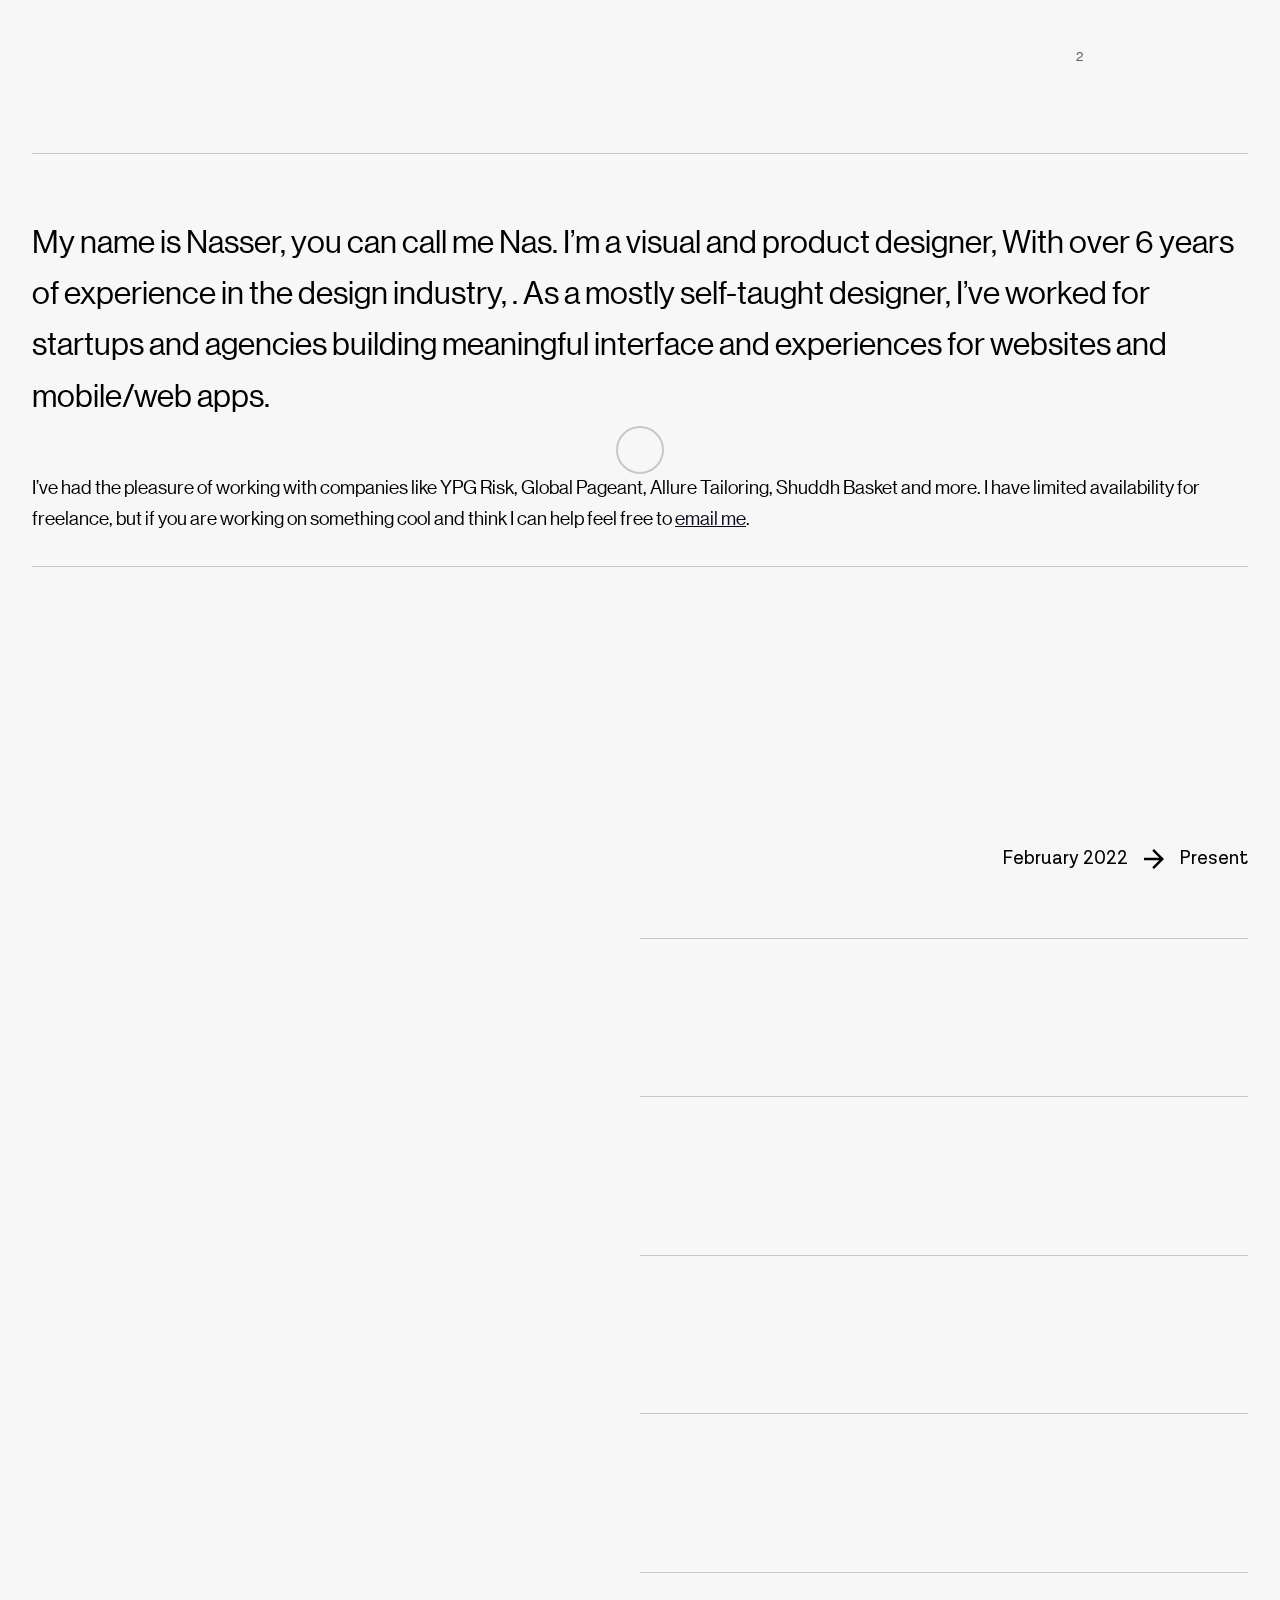
<file: nascresent.com/about/index.html>
<!DOCTYPE html>
<html>
<meta http-equiv="content-type" content="text/html;charset=utf-8" />
<head>
  <meta charset="utf-8">
  <title>Nas Cresent | About</title>
  <link rel="stylesheet" href="../assets/css/styles.css">
  <link rel="stylesheet" href="../assets/css/locomotive-scroll.css">
  <meta name="viewport" content="width=device-width, initial-scale=1">
  <script src="../../cdnjs.cloudflare.com/ajax/libs/animejs/2.0.2/anime.min.js"></script>
  <link rel="shortcut icon" href="../assets/favicon/favicon.ico" />
  <link rel="apple-touch-icon" href="../assets/favicon/apple-touch-icon.png" />
  <meta property="og:title" content="Nas Cresent | About" />
  <meta property="og:description" content="I’m Nas Cresent , a UIUX / visual designer based in kerala." />
  <meta property="og:url" content="nascresent.com" />
  <meta property="og:image" content="/assets/img/social-share.jpg" />
  <meta name="twitter:title" content="Nas Cresent | About">
  <meta name="twitter:description" content=" I’m Nas Cresent , a UIUX / visual designer based in kerala.">
  <meta name="twitter:image" content="/assets/img/social-share.jpg">
  <meta name="twitter:card" content="summary_large_image">
</head>
  <body>
    <div id="cursor" class="mobile-hide"></div>
    <div class="wrapper" data-scroll-container>
      <div class="loading-screen">
  <div class="loader"></div>
</div>
<script>
  window.onload = () => {
    document.querySelector('.loading-screen').classList.toggle('animated');
  }
</script>
<div class="section slimmer no-border flex between center" data-scroll-section>
  <div class="grid column-25 mobile-100 center grow">
    <div class="site-title">
      <a class="secondary" href="../../index.html">
        
          <p class="m-0 text-animate" id="nav-h1" data-scroll data-scroll-call="text-animate+nav-h1">Nas Cresent</p>
        
      </a>
    </div>
    
  </div>
  <button class="mobile-menu mobile-only animate__fadeIn" id="mobile-menu-btn" data-scroll data-scroll-call="animate-in+mobile-menu-btn">Menu</button>
  <div class="nav_links">
    <div class="flex between mobile-only">
      <a href="../index.html" class="secondary">
        <p>Nas Cresent</p>
      </a>
      <button class="mobile-menu">Close</button>
    </div>
    <ul class="links">
      <li class="link">
        <a href="../projects/index.html" class="secondary ">
          <span class="text-animate" id="link-projects" data-scroll data-scroll-call="text-animate+link-projects">Projects</span> <span class="num muted mono animate__fadeIn" id="project-count" data-scroll data-scroll-call="animate-in+project-count">2</span></p>
        </a>
      </li>
      
        <li class="link">
          
          <a href="index.html" class="secondary active">
            <p class="text-animate" id="link-About" data-scroll data-scroll-call="text-animate+link-About">About</p>
          </a>
        </li>
      
        <li class="link">
          
          <a href="../contact/index.html" class="secondary">
            <p class="text-animate" id="link-Contact" data-scroll data-scroll-call="text-animate+link-Contact">Contact</p>
          </a>
        </li>
      
    </ul>
    <p class="role bottom white mobile-only">
      Designer
      <span class="dash"></span>
    </p>
  </div>
</div>

      <h1 class="visually-hidden">About</h1>

<div class="section slimmer no-border grid column-auto mobile-row" data-scroll-section>
  
  <div class="pt-4 border-top flex vertical between mobile-row-1">
    <div class="content">
      <p class="small muted mono mb-4 letter-animate" id="about-001" data-scroll data-scroll-call="text-animate+about-001">0-1</p>
      <p class="large animate__fadeIn" id="about-body" data-scroll data-scroll-call="animate-in+about-body">
        My name is Nasser, you can call me Nas. I’m a visual and product designer,
        With over 6 years of experience in the design industry, . As a mostly self-taught designer, 
        I’ve worked for startups and agencies building meaningful interface and experiences for websites and mobile/web apps.

      </p>
    </div>
    <div class="content bottom mt-8 animate__fadeIn" id="about-secondary" data-scroll data-scroll-call="animate-in+about-secondary">
      <p class="medium">I’ve had the pleasure of working with companies like YPG Risk, Global Pageant, Allure Tailoring, Shuddh Basket and more. I have limited availability for freelance, but if you are working on something cool and think I can help feel free to <a href="mailto:nascresent@gmail.com">email me</a>.
</p>
    </div>
  </div>
</div>

<div class="section slim grid mobile-block no-margin" data-scroll-section>
  <p class="small muted mono mb-4 letter-animate" id="about-002" data-scroll data-scroll-call="text-animate+about-002">0-2</p>
  <h2 class="x-large letter-animate" id="about-experience-title" data-scroll data-scroll-call="text-animate+about-experience-title">Experience</h2>

  <ul class="experience">
    
    
    <li class="pt-6 pb-6 border-bottom flex between center">
      <div class="title">
        <p class="letter-animate" id="job-1-role" data-scroll data-scroll-call="text-animate+job-1-role">UIUX / Visual designer</p>
        <p class="muted mt-2 letter-animate" id="job-1-company" data-scroll data-scroll-call="text-animate+job-1-company">Freelance</p>
      </div>
      <div class="time flex center animate__fadeIn" id="job-1-time" data-scroll data-scroll-call="animate-in+job-1-time">
        <p class="mr-2">
          
          <span class="mobile-hide">February</span> 2022
        </p>
        
        <svg class="arrow arrow-right" width="20" height="20" viewBox="0 0 52 52" fill="none" xmlns="http://www.w3.org/2000/svg">
  <path d="M1.98887e-06 29.25L39.65 29.25L21.45 47.45L26 52L52 26L26 -2.27299e-06L21.45 4.55L39.65 22.75L2.55712e-06 22.75L1.98887e-06 29.25Z" fill="black"/>
</svg>
  
        <p class="ml-2">
          
            Present
          
        </p>
      </div>
    </li>
    
    
    <li class="pt-6 pb-6 border-bottom flex between center">
      <div class="title">
        <p class="letter-animate" id="job-2-role" data-scroll data-scroll-call="text-animate+job-2-role">Senior UI Designer</p>
        <p class="muted mt-2 letter-animate" id="job-2-company" data-scroll data-scroll-call="text-animate+job-2-company">Raasoft</p>
      </div>
      <div class="time flex center animate__fadeIn" id="job-2-time" data-scroll data-scroll-call="animate-in+job-2-time">
        <p class="mr-2">
          
          <span class="mobile-hide">June </span> 2020
        </p>
        
        <svg class="arrow arrow-right" width="20" height="20" viewBox="0 0 52 52" fill="none" xmlns="http://www.w3.org/2000/svg">
  <path d="M1.98887e-06 29.25L39.65 29.25L21.45 47.45L26 52L52 26L26 -2.27299e-06L21.45 4.55L39.65 22.75L2.55712e-06 22.75L1.98887e-06 29.25Z" fill="black"/>
</svg>
  
        <p class="ml-2">
          
            
            <span class="mobile-hide">October</span> 2021
          
        </p>
      </div>
    </li>
    
    
    <li class="pt-6 pb-6 border-bottom flex between center">
      <div class="title">
        <p class="letter-animate" id="job-3-role" data-scroll data-scroll-call="text-animate+job-3-role">UI Designer</p>
        <p class="muted mt-2 letter-animate" id="job-3-company" data-scroll data-scroll-call="text-animate+job-3-company">Vual Technologies</p>
      </div>
      <div class="time flex center animate__fadeIn" id="job-3-time" data-scroll data-scroll-call="animate-in+job-3-time">
        <p class="mr-2">
          
          <span class="mobile-hide">July </span> 2019
        </p>
        
        <svg class="arrow arrow-right" width="20" height="20" viewBox="0 0 52 52" fill="none" xmlns="http://www.w3.org/2000/svg">
  <path d="M1.98887e-06 29.25L39.65 29.25L21.45 47.45L26 52L52 26L26 -2.27299e-06L21.45 4.55L39.65 22.75L2.55712e-06 22.75L1.98887e-06 29.25Z" fill="black"/>
</svg>
  
        <p class="ml-2">
          
            
            <span class="mobile-hide">June</span> 2020
          
        </p>
      </div>
    </li>
    
    
    <li class="pt-6 pb-6 border-bottom flex between center">
      <div class="title">
        <p class="letter-animate" id="job-4-role" data-scroll data-scroll-call="text-animate+job-4-role">Graphic Web Designer</p>
        <p class="muted mt-2 letter-animate" id="job-4-company" data-scroll data-scroll-call="text-animate+job-4-company">Endows INC</p>
      </div>
      <div class="time flex center animate__fadeIn" id="job-4-time" data-scroll data-scroll-call="animate-in+job-4-time">
        <p class="mr-2">
          
          <span class="mobile-hide">January </span> 2017
        </p>
        
        <svg class="arrow arrow-right" width="20" height="20" viewBox="0 0 52 52" fill="none" xmlns="http://www.w3.org/2000/svg">
  <path d="M1.98887e-06 29.25L39.65 29.25L21.45 47.45L26 52L52 26L26 -2.27299e-06L21.45 4.55L39.65 22.75L2.55712e-06 22.75L1.98887e-06 29.25Z" fill="black"/>
</svg>
  
        <p class="ml-2">
          
            
            <span class="mobile-hide">April</span> 2019
          
        </p>
      </div>
    </li>


    <li class="pt-6 pb-6 border-bottom flex between center">
      <div class="title">
        <p class="letter-animate" id="job-4-role" data-scroll data-scroll-call="text-animate+job-4-role">Graphic Designer</p>
        <p class="muted mt-2 letter-animate" id="job-4-company" data-scroll data-scroll-call="text-animate+job-4-company">Adspot Advertising</p>
      </div>
      <div class="time flex center animate__fadeIn" id="job-4-time" data-scroll data-scroll-call="animate-in+job-4-time">
        <p class="mr-2">
          
          <span class="mobile-hide">March </span> 2015
        </p>
        
        <svg class="arrow arrow-right" width="20" height="20" viewBox="0 0 52 52" fill="none" xmlns="http://www.w3.org/2000/svg">
  <path d="M1.98887e-06 29.25L39.65 29.25L21.45 47.45L26 52L52 26L26 -2.27299e-06L21.45 4.55L39.65 22.75L2.55712e-06 22.75L1.98887e-06 29.25Z" fill="black"/>
</svg>
  
        <p class="ml-2">
          
            
            <span class="mobile-hide">January</span> 2017
          
        </p>
      </div>
    </li>
    









  </ul>








  
</div>

<div class="section slimmer" data-scroll-section>
  <p class="medium letter-animate" id="contact-title" data-scroll data-scroll-call="text-animate+contact-title">Let's chat</p>
  <div class="contact-repeat animate__fadeIn" id="contact-repeat" data-scroll data-scroll-call="animate-in+contact-repeat">
    <a href="../contact/index.html" class="secondary">
      <p class="contact_f">
        Contact me
        <span class="spacer">•</span>
        Contact me
        <span class="spacer">•</span>
        Contact me
        <span class="spacer">•</span>
      </p>
    </a>
  </div>
</div>

      
<div class="section slimmer footer flex between center" data-scroll-section>
  <p class="animate__fadeIn" id="footer-copyright" data-scroll data-scroll-call="animate-in+footer-copyright">Nas Cresent © 2022
</p>
  <p class="mobile-hide animate__fadeIn" id="footer-url" data-scroll data-scroll-call="animate-in+footer-url">nascresent.com</p>
</div>

    </div>
    <script src="../assets/js/main.js"></script>
<script nomodule src="../../cdnjs.cloudflare.com/ajax/libs/babel-polyfill/7.6.0/polyfill.min.js" crossorigin="anonymous"></script>
<script nomodule src="../../polyfill.io/v3/polyfill.min82a1.js?features=Object.assign%2CElement.prototype.append%2CNodeList.prototype.forEach%2CCustomEvent%2Csmoothscroll" crossorigin="anonymous"></script>
<script src="../assets/js/locomotive-scroll.min.js"></script>
<script>
  document.querySelectorAll('.letter-animate').forEach(function(e) {
    e.innerHTML = e.textContent.replace(/\S/g, "<span class='letter'>$&</span>");
  });
  document.querySelectorAll('.text-animate').forEach(function(e) {
    e.innerHTML = e.innerHTML.replace(/(?!<*b*r*>)\S*[^\s]/g, "<span class='letter'>$&</span>");
  });
  window.addEventListener('load', function() {
    var scroll = new LocomotiveScroll({
      el: document.querySelector('[data-scroll-container]'),
      smooth: true
    });
    scroll.on('call', (obj) => {
      if (obj.includes('text-animate')) {
        let ref = obj.split('+');
        anime.timeline({loop: false}).add({
            targets: `#${ref[1]} .letter`,
            translateY: [100,0],
            opacity: [0, 1],
            easing: "easeOutExpo",
            duration: 1400,
            delay: (el, i) => 30 * i
        });
      } else if (obj.includes('animate-in')) {
        let ref = obj.split('+');
        document.getElementById(ref[1]).classList.add('animated');
      }
    });
  });
</script>
  </body>

<!-- Mirrored from connormurphy.design/about/ by HTTrack Website Copier/3.x [XR&CO'2014], Sat, 14 May 2022 18:26:34 GMT -->
</html>
</file>
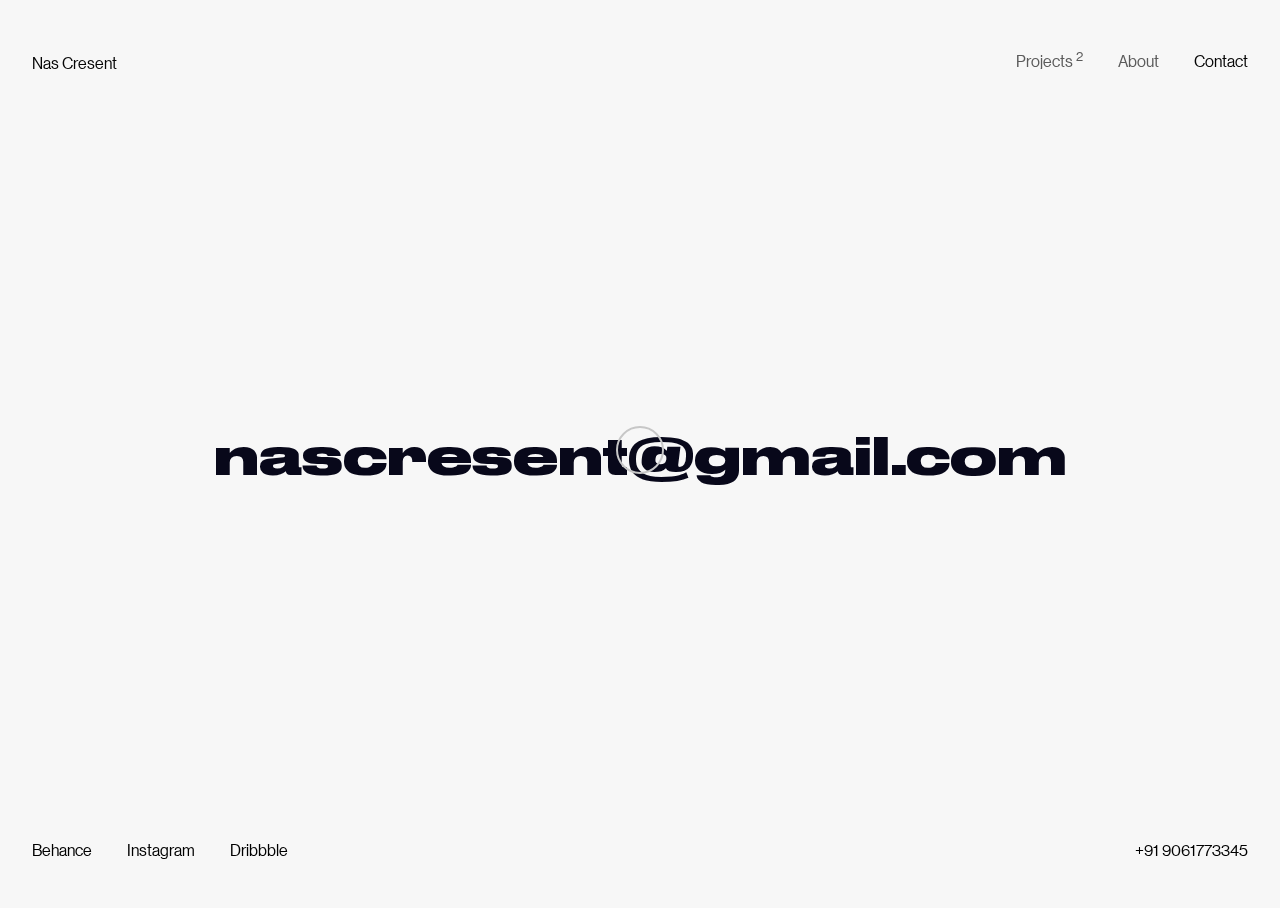
<file: nascresent.com/contact/index.html>
<!DOCTYPE html>
<html>
<meta http-equiv="content-type" content="text/html;charset=utf-8" />
<head>
  <meta charset="utf-8">
  <title>Nas Cresent  | Contact</title>
  <link rel="stylesheet" href="../assets/css/styles.css">
  <link rel="stylesheet" href="../assets/css/locomotive-scroll.css">
  <meta name="viewport" content="width=device-width, initial-scale=1">
  <script src="../../cdnjs.cloudflare.com/ajax/libs/animejs/2.0.2/anime.min.js"></script>
  <link rel="shortcut icon" href="nascresent.com/assets/img/favicon.png" />
  <link rel="apple-touch-icon" href="../assets/favicon/apple-touch-icon.png" />
  <meta property="og:title" content="Nas Cresent  | Contact" />
  <meta property="og:description" content="I’m Nas Cresent , a UIUX / visual designer based in kerala." />
  <meta property="og:url" content="nascresent.com" />
  <meta property="og:image" content="/assets/img/social-share.jpg" />
  <meta name="twitter:title" content="Nas Cresent  | Contact">
  <meta name="twitter:description" content=" I’m Nas Cresent , a UIUX / visual designer based in kerala.">
  <meta name="twitter:image" content="/assets/img/social-share.jpg">
  <meta name="twitter:card" content="summary_large_image">
</head>
  <body>
    <div id="cursor" class="mobile-hide"></div>
    <div class="wrapper" data-scroll-container>
      <div class="loading-screen">
  <div class="loader"></div>
</div>
<script>
  window.onload = () => {
    document.querySelector('.loading-screen').classList.toggle('animated');
  }
</script>
<div class="section slimmer no-border flex between center" data-scroll-section>
  <div class="grid column-25 mobile-100 center grow">
    <div class="site-title">
      <a class="secondary" href="../../index.html">
        
          <p class="m-0 text-animate" id="nav-h1" data-scroll data-scroll-call="text-animate+nav-h1">Nas Cresent</p>
        
      </a>
    </div>
    
  </div>
  <button class="mobile-menu mobile-only animate__fadeIn" id="mobile-menu-btn" data-scroll data-scroll-call="animate-in+mobile-menu-btn">Menu</button>
  <div class="nav_links">
    <div class="flex between mobile-only">
      <a href="../index.html" class="secondary">
        <p>Nas Cresent</p>
      </a>
      <button class="mobile-menu">Close</button>
    </div>
    <ul class="links">
      <li class="link">
        <a href="../projects/index.html" class="secondary ">
          <span class="text-animate" id="link-projects" data-scroll data-scroll-call="text-animate+link-projects">Projects</span> <span class="num muted mono animate__fadeIn" id="project-count" data-scroll data-scroll-call="animate-in+project-count">2</span></p>
        </a>
      </li>
      
        <li class="link">
          
          <a href="../about/index.html" class="secondary">
            <p class="text-animate" id="link-About" data-scroll data-scroll-call="text-animate+link-About">About</p>
          </a>
        </li>
      
        <li class="link">
          
          <a href="index.html" class="secondary active">
            <p class="text-animate" id="link-Contact" data-scroll data-scroll-call="text-animate+link-Contact">Contact</p>
          </a>
        </li>
      
    </ul>
    
  </div>
</div>

      <div class="section contact full-height center no-border">
  <a class="nas_con" href="mailto:nascresent@gmail.com">nascresent@gmail.com</a>
</div>

<script src="../assets/js/fitty.min.js"></script>
<script>
  fitty('h1');
</script>

      
  <div class="section slimmer contact no-border flex between center" data-scroll-section>
    <ul class="socials inline animate__fadeIn" id="footer-socials" data-scroll data-scroll-call="animate-in+footer-socials">
      
        <li>
          <a class="secondary" href="https://www.behance.net//nascresent" target="_blank" rel="noopener nofollow">
            Behance
          </a>
        </li>
      
        <li>
          <a class="secondary" href="https://instagram.com/nascresent" target="_blank" rel="noopener nofollow">
            Instagram
          </a>
        </li>
      
        <li>
          <a class="secondary" href="https://dribbble.com/nascresent" target="_blank" rel="noopener nofollow">
            Dribbble
          </a>
        </li>
      
    </ul>
    <p class="animate__fadeIn" id="footer-phone" data-scroll data-scroll-call="animate-in+footer-phone">+91 9061773345</p>
  </div>

    </div>
    <script src="../assets/js/main.js"></script>
<script nomodule src="../../cdnjs.cloudflare.com/ajax/libs/babel-polyfill/7.6.0/polyfill.min.js" crossorigin="anonymous"></script>
<script nomodule src="../../polyfill.io/v3/polyfill.min82a1.js?features=Object.assign%2CElement.prototype.append%2CNodeList.prototype.forEach%2CCustomEvent%2Csmoothscroll" crossorigin="anonymous"></script>
<script src="../assets/js/locomotive-scroll.min.js"></script>
<script>
  document.querySelectorAll('.letter-animate').forEach(function(e) {
    e.innerHTML = e.textContent.replace(/\S/g, "<span class='letter'>$&</span>");
  });
  document.querySelectorAll('.text-animate').forEach(function(e) {
    e.innerHTML = e.innerHTML.replace(/(?!<*b*r*>)\S*[^\s]/g, "<span class='letter'>$&</span>");
  });
  window.addEventListener('load', function() {
    var scroll = new LocomotiveScroll({
      el: document.querySelector('[data-scroll-container]'),
      smooth: true
    });
    scroll.on('call', (obj) => {
      if (obj.includes('text-animate')) {
        let ref = obj.split('+');
        anime.timeline({loop: false}).add({
            targets: `#${ref[1]} .letter`,
            translateY: [100,0],
            opacity: [0, 1],
            easing: "easeOutExpo",
            duration: 1400,
            delay: (el, i) => 30 * i
        });
      } else if (obj.includes('animate-in')) {
        let ref = obj.split('+');
        document.getElementById(ref[1]).classList.add('animated');
      }
    });
  });
</script>
  </body>

<!-- Mirrored from connormurphy.design/contact/ by HTTrack Website Copier/3.x [XR&CO'2014], Sat, 14 May 2022 18:26:35 GMT -->
</html>
</file>
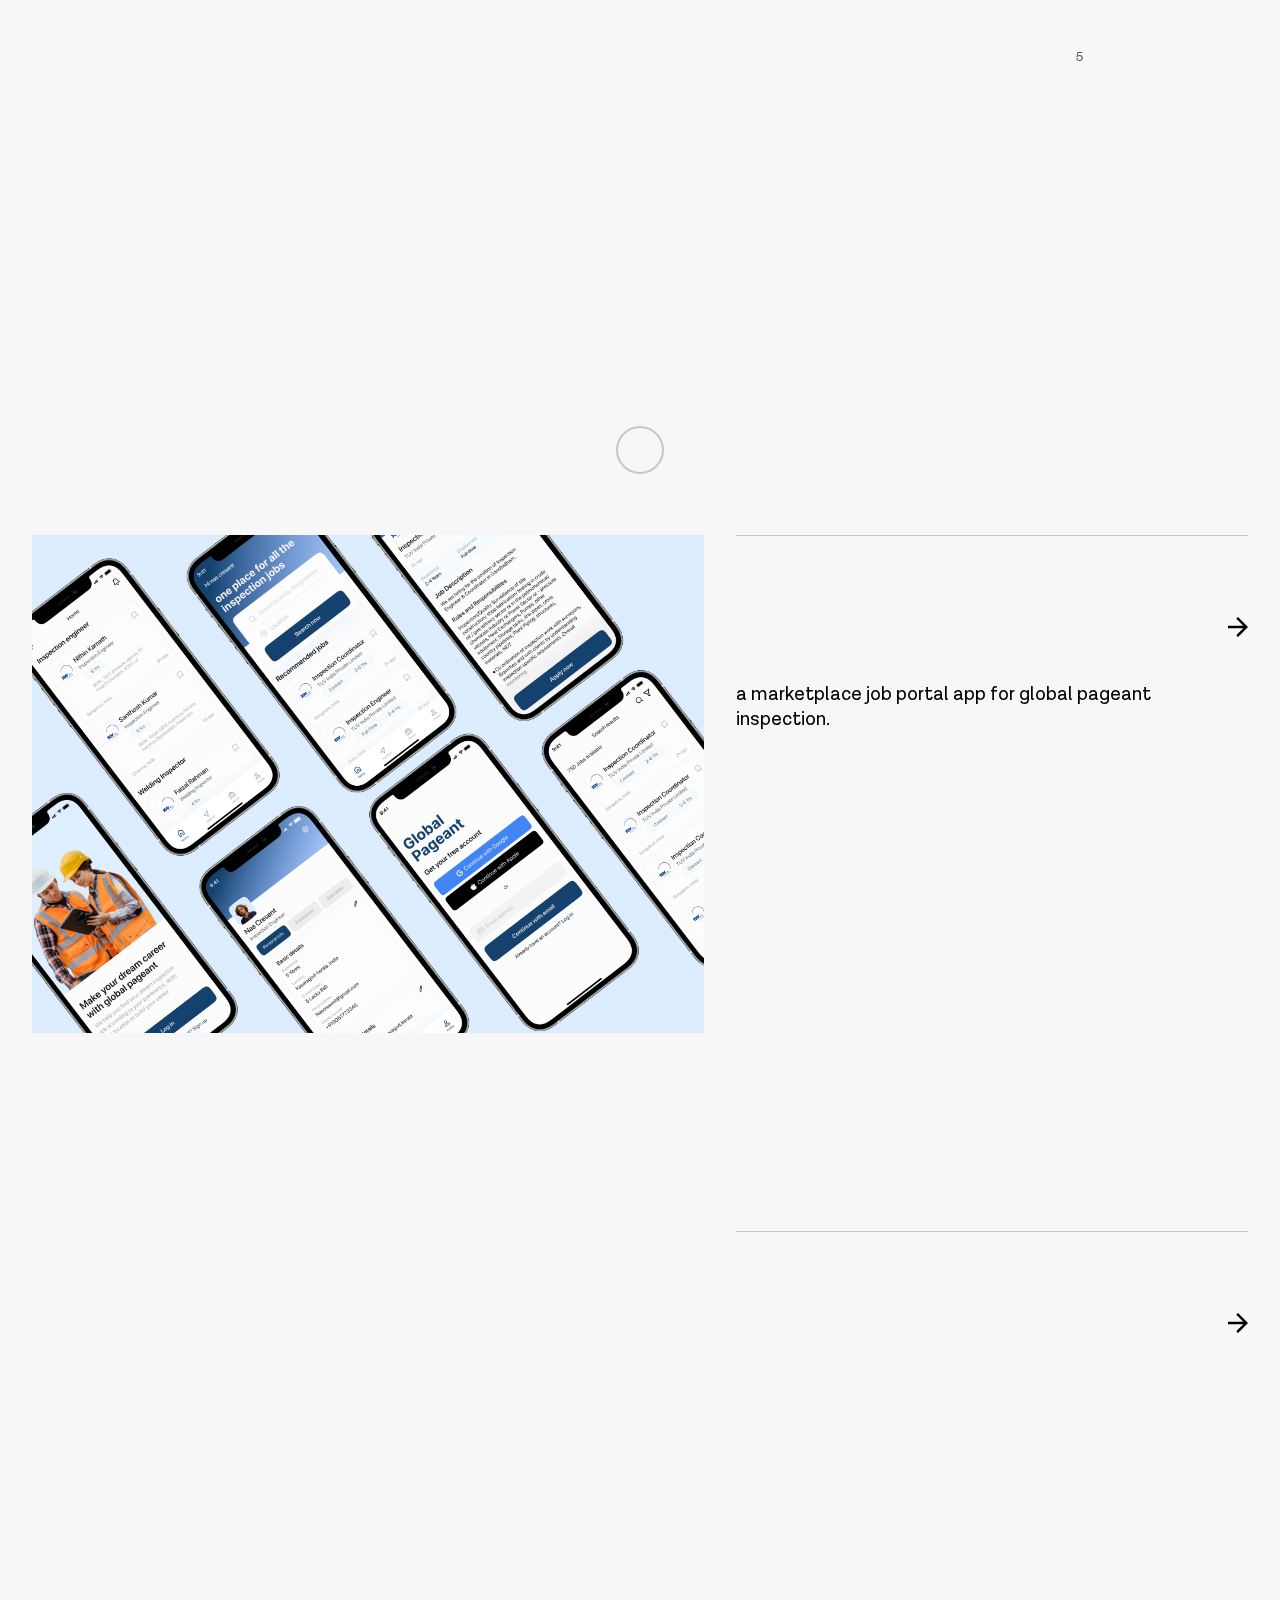
<file: nascresent.com/projects/index.html>
<!DOCTYPE html>
<html>
  
<meta http-equiv="content-type" content="text/html;charset=utf-8" />
<head>
  <meta charset="utf-8">
  <title>Nas Cresent | Projects</title>
  <link rel="stylesheet" href="../assets/css/styles.css">
  <link rel="stylesheet" href="../assets/css/locomotive-scroll.css">
  <meta name="viewport" content="width=device-width, initial-scale=1">
  <script src="../../cdnjs.cloudflare.com/ajax/libs/animejs/2.0.2/anime.min.js"></script>
  <link rel="shortcut icon" href="../assets/favicon/favicon.ico" />
  <link rel="apple-touch-icon" href="../assets/favicon/apple-touch-icon.png" />
  <meta property="og:title" content="Nas Cresent | Projects" />
  <meta property="og:description" content="I’m Nas Cresent , a UIUX / visual designer based in kerala." />
  <meta property="og:url" content="nascresent.com" />
  <meta property="og:image" content="/assets/img/social-share.jpg" />
  <meta name="twitter:title" content="Nas Cresent | Projects">
  <meta name="twitter:description" content=" I’m Nas Cresent , a UIUX / visual designer based in kerala.">
  <meta name="twitter:image" content="/assets/img/social-share.jpg">
  <meta name="twitter:card" content="summary_large_image">
</head>
  <body>
    <div id="cursor" class="mobile-hide"></div>
    <div class="wrapper" data-scroll-container>
      <div class="loading-screen">
  <div class="loader"></div>
</div>
<script>
  window.onload = () => {
    document.querySelector('.loading-screen').classList.toggle('animated');
  }
</script>
<div class="section slimmer no-border flex between center" data-scroll-section>
  <div class="grid column-25 mobile-100 center grow">
    <div class="site-title">
      <a class="secondary" href="../../index.html">
        
          <p class="m-0 text-animate" id="nav-h1" data-scroll data-scroll-call="text-animate+nav-h1">Nas Cresent</p>
        
      </a>
    </div>
    
  </div>
  <button class="mobile-menu mobile-only animate__fadeIn" id="mobile-menu-btn" data-scroll data-scroll-call="animate-in+mobile-menu-btn">Menu</button>
  <div class="nav_links">
    <div class="flex between mobile-only">
      <a href="../index.html" class="secondary">
        <p>Nas Cresent</p>
      </a>
      <button class="mobile-menu">Close</button>
    </div>
    <ul class="links">
      <li class="link">
        <a href="index.html" class="secondary active">
          <span class="text-animate" id="link-projects" data-scroll data-scroll-call="text-animate+link-projects">Projects</span> <span class="num muted mono animate__fadeIn" id="project-count" data-scroll data-scroll-call="animate-in+project-count">5</span></p>
        </a>
      </li>
      
        <li class="link">
          
          <a href="../about/index.html" class="secondary">
            <p class="text-animate" id="link-About" data-scroll data-scroll-call="text-animate+link-About">About</p>
          </a>
        </li>
      
        <li class="link">
          
          <a href="../contact/index.html" class="secondary">
            <p class="text-animate" id="link-Contact" data-scroll data-scroll-call="text-animate+link-Contact">Contact</p>
          </a>
        </li>
      
    </ul>
    
  </div>
</div>

      <div class="section no-border grid column-55 mobile-block center between" data-scroll-section>
  <h1 class="x-large letter-animate" id="projects-h1" data-scroll data-scroll-call="text-animate+projects-h1">Projects</h1>
  
</p>
</div>


  
  <div class="section slim no-border grid column-auto mobile-block" data-scroll-section>
    <div class="thumbnail project pr-5 w-55 mw-756">
      <a href="global-pageant/index.html">
        <div class="image_container img-animate img-animate__reveal_left" id="project-1-img" data-scroll data-scroll-call="animate-in+project-1-img">
          <img src="../assets/img/gp thumb.jpg">
        </div>
      </a>
    </div>
    <div class="project-info flex vertical between pt-4">
      <div class="top">
        <div class="count flex between mb-4">
          <p class="muted mono small letter-animate" id="project-1-index" data-scroll data-scroll-call="text-animate+project-1-index">0-1</p>
          <p class="muted mono small letter-animate" id="project-1-size" data-scroll data-scroll-call="text-animate+project-1-size">0-2</p>
        </div>
        <a class="secondary flex between center" href="global-pageant/index.html">
          <p class="project-title letter-animate" id="project-1-title" data-scroll data-scroll-call="text-animate+project-1-title">Global Pageant</p>
          
          <svg class="arrow arrow-right" width="20" height="20" viewBox="0 0 52 52" fill="none" xmlns="http://www.w3.org/2000/svg">
  <path d="M1.98887e-06 29.25L39.65 29.25L21.45 47.45L26 52L52 26L26 -2.27299e-06L21.45 4.55L39.65 22.75L2.55712e-06 22.75L1.98887e-06 29.25Z" fill="black"/>
</svg>
  
        </a>
        <div class="project-description">
          <p class="mt-4 animate__fadeIn" id="project-1-desc" data-scroll data-scroll-call="animate-in+project-1-desc">a marketplace job portal app for global pageant inspection.</p>
        </div>
      </div>
      <div class="bottom">
        <p class="muted text-animate" id="project-1-type" data-scroll data-scroll-call="text-animate+project-1-type">Product Design, UIUX</p>
      </div>
    </div>
  </div>

  
  

  
  

  
  <div class="section slim no-border grid column-auto mobile-block" data-scroll-section>
    <div class="thumbnail project pr-5 w-55 mw-756">
      <a href="shuddh-basket/index.html">
        <div class="image_container img-animate img-animate__reveal_left" id="project-4-img" data-scroll data-scroll-call="animate-in+project-4-img">
          <img src="../assets/img/sb thumb.jpg">
        </div>
      </a>
    </div>
    <div class="project-info flex vertical between pt-4">
      <div class="top">
        <div class="count flex between mb-4">
          <p class="muted mono small letter-animate" id="project-4-index" data-scroll data-scroll-call="text-animate+project-4-index">0-2</p>
          <p class="muted mono small letter-animate" id="project-4-size" data-scroll data-scroll-call="text-animate+project-4-size">0-2</p>
        </div>
        <a class="secondary flex between center" href="shuddh-basket/index.html">
          <p class="project-title letter-animate" id="project-4-title" data-scroll data-scroll-call="text-animate+project-4-title">Shuddh Basket</p>
          
          <svg class="arrow arrow-right" width="20" height="20" viewBox="0 0 52 52" fill="none" xmlns="http://www.w3.org/2000/svg">
  <path d="M1.98887e-06 29.25L39.65 29.25L21.45 47.45L26 52L52 26L26 -2.27299e-06L21.45 4.55L39.65 22.75L2.55712e-06 22.75L1.98887e-06 29.25Z" fill="black"/>
</svg>
  
        </a>
        <div class="project-description">
          <p class="mt-4 animate__fadeIn" id="project-4-desc" data-scroll data-scroll-call="animate-in+project-4-desc">I designed the interface and experience for shuddh basket supply chain grocery app.</p>
        </div>
      </div>
      <div class="bottom">
        <p class="muted text-animate" id="project-4-type" data-scroll data-scroll-call="text-animate+project-4-type">Website, Email, Art Direction</p>
      </div>
    </div>
  </div>

  
  



<div class="section slimmer mobile-no-border-top" data-scroll-section>
  <p class="medium letter-animate" id="contact-title" data-scroll data-scroll-call="text-animate+contact-title">Let's chat</p>
  <div class="contact-repeat animate__fadeIn" id="contact-repeat" data-scroll data-scroll-call="animate-in+contact-repeat">
    <a href="../contact/index.html" class="secondary">
      <p class="contact_f">
        Contact me
        <span class="spacer">•</span>
        Contact me
        <span class="spacer">•</span>
        Contact me
        <span class="spacer">•</span>
      </p>
    </a>
  </div>
</div>

      
<div class="section slimmer footer flex between center" data-scroll-section>
  <p class="animate__fadeIn" id="footer-copyright" data-scroll data-scroll-call="animate-in+footer-copyright">Nas Cresent © 2022
</p>
  <p class="mobile-hide animate__fadeIn" id="footer-url" data-scroll data-scroll-call="animate-in+footer-url">nascresent.com</p>
</div>

    </div>
    <script src="../assets/js/main.js"></script>
<script nomodule src="../../cdnjs.cloudflare.com/ajax/libs/babel-polyfill/7.6.0/polyfill.min.js" crossorigin="anonymous"></script>
<script nomodule src="../../polyfill.io/v3/polyfill.min82a1.js?features=Object.assign%2CElement.prototype.append%2CNodeList.prototype.forEach%2CCustomEvent%2Csmoothscroll" crossorigin="anonymous"></script>
<script src="../assets/js/locomotive-scroll.min.js"></script>
<script>
  document.querySelectorAll('.letter-animate').forEach(function(e) {
    e.innerHTML = e.textContent.replace(/\S/g, "<span class='letter'>$&</span>");
  });
  document.querySelectorAll('.text-animate').forEach(function(e) {
    e.innerHTML = e.innerHTML.replace(/(?!<*b*r*>)\S*[^\s]/g, "<span class='letter'>$&</span>");
  });
  window.addEventListener('load', function() {
    var scroll = new LocomotiveScroll({
      el: document.querySelector('[data-scroll-container]'),
      smooth: true
    });
    scroll.on('call', (obj) => {
      if (obj.includes('text-animate')) {
        let ref = obj.split('+');
        anime.timeline({loop: false}).add({
            targets: `#${ref[1]} .letter`,
            translateY: [100,0],
            opacity: [0, 1],
            easing: "easeOutExpo",
            duration: 1400,
            delay: (el, i) => 30 * i
        });
      } else if (obj.includes('animate-in')) {
        let ref = obj.split('+');
        document.getElementById(ref[1]).classList.add('animated');
      }
    });
  });
</script>
  </body>


</html>
</file>
<file: nascresent.com/assets/css/styles.css>
@import url("https://fonts.googleapis.com/css2?family=Roboto+Mono&amp;display=swap");
.dark {
  color: #000;
}
.accent {
  color: #043bff;
}
.muted {
  color: #595959;
}
@font-face {
  font-family: "Haas Grot Disp Web";
  src: url("../fonts/NeueHaasGrotDisp-55Roman-Web.woff2") format("woff2"),
    url("../fonts/NeueHaasGrotDisp-55Roman-Web.woff") format("woff");
  font-weight: 500;
  font-style: normal;
  font-stretch: normal;
}

@font-face {
    font-family: "SharpGrotesk-Medium25";
    src: url("../fonts/SharpGrotesk-Medium25.woff2") format("woff2");
      
    font-weight: 500;
    font-style: normal;
    font-stretch: normal;
  }

  @font-face {
    font-family: "SharpGroteskBook25";
    src: url("../fonts/SharpGroteskBook25.woff2") format("woff2");
      
    font-weight: 500;
    font-style: normal;
    font-stretch: normal;
  }


  @font-face {
    font-family: "SharpGroteskBook18";
    src: url("../fonts/SharpGroteskBook18.woff2") format("woff2");
      
    font-weight: 500;
    font-style: normal;
    font-stretch: normal;
  }
  
  @font-face {
    font-family: "Manrope-Regular";
    src: url("../fonts/Manrope-Regular.woff2") format("woff2");
      
    font-weight: 500;
    font-style: normal;
    font-stretch: normal;
  }
  
  @font-face {
    font-family: "LotaGrotesqueRegular";
    src: url("../fonts/LotaGrotesqueRegular.woff2") format("woff2");
      
    font-weight: 300;
    font-style: normal;
    font-stretch: normal;
  }

  @font-face {
    font-family: "dukewide";
    src: url("../fonts/dukewide.woff2") format("woff2");
      
    font-weight: 300;
    font-style: normal;
    font-stretch: normal;
  }

  @font-face {
    font-family: "BradleyHand";
    src: url("../fonts/BradleyHand.woff2") format("woff2");
      
    font-weight: 300;
    font-style: normal;
    font-stretch: normal;
  }





@media only screen and (max-width: 768px) {
  .mobile-hide {
    display: none !important;
  }
}
@media only screen and (min-width: 768px) {
  .mobile-only {
    display: none !important;
  }
}
@media only screen and (max-width: 768px) {
  .mobile-block {
    display: block !important;
  }
  .mobile-block:not(.no-margin) div {
    margin-bottom: 3em;
  }
  .mobile-block:not(.no-margin) div:last-of-type {
    margin-bottom: 0;
  }

  .hHRKOk {
    position: absolute;
    margin-top: -10rem;
    left: 1rem;
    font-family: "BradleyHand";
    font-size: 2rem;
    color: #43E8B0;
    transform: rotate(-10deg);
    line-height: 1;
}


}
.visually-hidden {
  clip: rect(0 0 0 0);
  clip-path: inset(50%);
  height: 1px;
  overflow: hidden;
  position: absolute;
  white-space: nowrap;
  width: 1px;
}
button.plain {
  -webkit-appearance: none;
  appearance: none;
  background: none;
  border: none;
  font-size: 1em;
  font-family: "Haas Grot Disp Web";
  cursor: pointer;
}
button.plain.large {
  font-size: 1.5em;
}
ul {
  padding: 0;
  list-style-type: none;
}
ul.inline li {
  display: inline-block;
  margin-right: 2em;
}
ul.inline li:last-of-type {
  margin-right: 0;
}
li {
  list-style-type: none;
}
.wrapper {
  width: 95%;
  max-width: 1600px;
  margin: auto;
}
.flex {
  display: flex;
}
.flex.vertical {
  flex-direction: column;
}
.flex.between {
  justify-content: space-between;
}
.flex.end {
  justify-content: flex-end;
}
.flex.top {
  align-items: flex-start;
}
.flex.center {
  align-items: center;
}
.flex.bottom {
  align-items: flex-end;
}
.full {
  width: 100%;
}
.grow {
  flex-grow: 1;
}
.grid {
  display: grid;
}
.grid.column-20 {
  grid-template-columns: 20vw 1fr;
}
.grid.column-25 {
  grid-template-columns: 25vw 1fr;
}
.grid.column-30 {
  grid-template-columns: 30vw 1fr;
}
.grid.column-40 {
  grid-template-columns: 40vw 1fr;
}
.grid.column-45 {
  grid-template-columns: 45vw 1fr;
}
.grid.column-50 {
  grid-template-columns: 1fr 1fr;
}
.grid.column-55 {
  grid-template-columns: 55vw 1fr;
}
.grid.column-60 {
  grid-template-columns: 60vw 1fr;
}
.grid.column-70 {
  grid-template-columns: 70vw 1fr;
}
.grid.column-auto {
  grid-template-columns: auto 1fr;
}
.grid.center {
  align-items: center;
}
@media only screen and (max-width: 768px) {
  .grid.mobile-100 {
    display: block;
  }
}
@media only screen and (max-width: 768px) {
  .grid.mobile-row {
    grid-template-rows: auto auto;
  }
}
.grid .align-right {
  align-self: flex-end;
  justify-content: flex-end;
  text-align: right;
}
@media screen and (max-width: 768px) {
  .mobile-row-1 {
    grid-row: 1;
  }
  .mobile-row-2 {
    grid-row: 2;
    margin-top: 4em;
  }
}
@media only screen and (max-width: 768px) {
  .mobile-no-border-top {
    border-top: none !important;
    border-top: 0 !important;
  }
  .mobile-no-border-bottom {
    border-bottom: none !important;
    padding-bottom: 0 !important;
  }
}
.section {
  padding: 8em 0;
  border-top: 1px solid #c7c7c7;
}
.section.no-border {
  border-top: none;
}
@media only screen and (max-width: 768px) {
  .section.no-border-mobile {
    border-top: none;
  }
}
.section.slim {
    font-family:"LotaGrotesqueRegular" ;
  padding: 6em 0;
}
@media only screen and (max-width: 768px) {
  .section.slim {
    padding: 2em 0;
  }
}
.section.slimmer {
  padding: 2em 0;
}
.section.full-height {
  min-height: calc(100vh - 230px);
}
.section.full-height.center {
  display: flex;
  align-items: center;
  justify-content: center;
}
@media only screen and (max-width: 768px) {
  .section {
    padding: 2em 0;
  }
}
@media only screen and (max-width: 768px) {
  .section.mobile-collapse {
    height: fit-content;
    max-height: 0;
    padding: 0;
    border-top-color: transparent;
    overflow: hidden;
    transition: all 0.6s ease-in-out;
  }
  .section.mobile-collapse.active {
    max-height: 2000px;
    padding: inherit;
    padding: 2em 0;
    border-top: 1px solid #c7c7c7;
  }
}
.max-40 {
  max-width: 40%;
}
@media only screen and (max-width: 768px) {
  .max-40 {
    max-width: unset;
  }
}
.border-top {
  border-top: 1px solid #c7c7c7;
}
.border-bottom {
  border-bottom: 1px solid #c7c7c7;
}
.border-left {
  border-left: 1px solid #c7c7c7;
}
.border-right {
  border-right: 1px solid #c7c7c7;
}
* {
  box-sizing: border-box;
}
html.has-scroll-smooth {
  overflow: hidden;
  position: fixed;
  left: 0;
  right: 0;
  top: 0;
  bottom: 0;
}
html,
body {
  margin: 0;
  padding: 0;
}
body {
  background: #f7f7f7;
  color: #000;
  font-family: "Haas Grot Disp Web";
  font-weight: 500;
  font-style: normal;
  font-stretch: normal;
  overflow-x: hidden;
}
::selection {
  background: #d7ff36;
}
::-webkit-scrollbar {
  width: 10px;
}
::-webkit-scrollbar-track {
  background: #f0f1f2;
}
::-webkit-scrollbar-thumb {
  background: #43E8B0;
}
::-webkit-scrollbar-thumb:hover {
  background: #43E8B0;
}
.c-scrollbar_thumb {
  background: #43E8B0 !important;
  opacity: 1 !important;
}
.c-scrollbar_thumb:hover {
  background: #43E8B0 !important;
}
#cursor {
  position: fixed;
  top: 0;
  left: 0;
  height: 48px;
  width: 48px;
  border-radius: 50%;
  border-width: 2px;
  border-style: solid;
  border-color: #c7c7c7;
  transition: height 0.3s, width 0.3s;
  transition-timing-function: ease-in-out;
  z-index: 2;
  pointer-events: none;
}
#cursor.active {
  height: 68px;
  width: 68px;
  border-color: #43E8B0;
}
a {
  color: #08081a;
  text-decoration: underline;
}
a.primary {
  text-decoration: underline;
  color: #08081a;
}
a.secondary {
  color: #000;
  text-decoration: none;
}
.projects,
.process,
.experience {
  width: 50%;
  justify-self: flex-end;
  position: relative;
}
.projects a,
.process a,
.experience a {
  display: block;
}
@media only screen and (max-width: 768px) {
  .projects,
  .process,
  .experience {
    width: unset;
  }
}
.projects {
  pointer-events: none;
  grid-row: 1;
  width: 100%;
}
.projects li.project {
  padding: 3em 0;
  border-bottom: 1px solid #c7c7c7;
  display: grid;
  grid-template-columns: 28px 50% 1fr 28px;
  align-items: center;
  position: relative;
}
.projects li.project:after {
  content: "";
  height: 1px;
  width: 0;
  position: absolute;
  bottom: 0;
  left: 0;
  background: #000;
  transition: width 0.6s cubic-bezier(0.87, 0, 0.13, 1);
  z-index: -2;
}
.projects li.project:hover:after {
  width: 100%;
}
.projects li.project .num {
  top: 0;
  align-self: flex-start;
}
@media only screen and (max-width: 768px) {
  .projects li.project {
    grid-template-columns: 28px 1fr 28px;
  }
}
.projects > * {
  transition: opacity 0.4s ease-in-out;
  pointer-events: auto;
}
.projects:hover > * {
  opacity: 0.3;
}
.projects > *:hover {
  opacity: 1;
}
.project-thumbnail {
  width: 85%;
  height: 500px;
  grid-row: 1;
  overflow: hidden;
  position: relative;
}
.project-thumbnail .slide {
  height: 100%;
  width: 100%;
  position: absolute;
  top: 0;
  left: 0;
  transition: clip-path 0.6s cubic-bezier(0.87, 0, 0.13, 1);
}
.project-thumbnail .slide img {
  height: 100%;
  width: 100%;
  object-fit: cover;
  object-position: 50% 50%;
  transform: scale(1.4);
  transition: transform 4s cubic-bezier(0.16, 1, 0.3, 1);
}
.project-thumbnail .slide.active img,
.project-thumbnail .slide.deactive img {
  transform: scale(1);
}
@media only screen and (max-width: 768px) {
  .project-thumbnail {
    display: none;
  }
}
.project-thumbnail.direction_right .slide {
  clip-path: inset(0 100% 0 0);
}
.project-thumbnail.direction_right .slide.deactive {
  clip-path: inset(0 0 0 100%);
}
.project-thumbnail.direction_right .slide.active {
  clip-path: inset(0 0 0 0);
  z-index: 98;
}
.project-thumbnail.direction_left .slide {
  clip-path: inset(0 0 0 100%);
}
.project-thumbnail.direction_left .slide.deactive {
  clip-path: inset(0 100% 0 0);
}
.project-thumbnail.direction_left .slide.active {
  clip-path: inset(0 0 0 0);
  z-index: 98;
}
.project-thumbnail.direction_down .slide {
  clip-path: inset(0 0 100% 0);
}
.project-thumbnail.direction_down .slide.deactive {
  clip-path: inset(100% 0 0 0);
}
.project-thumbnail.direction_down .slide.active {
  clip-path: inset(0 0 0 0);
  z-index: 98;
}
.project-thumbnail.direction_up .slide {
  clip-path: inset(100% 0 0 0);
}
.project-thumbnail.direction_up .slide.deactive {
  clip-path: inset(0 0 100% 0);
}
.project-thumbnail.direction_up .slide.active {
  clip-path: inset(0 0 0 0);
  z-index: 98;
}
.process .item {
  padding: 3em 0;
  display: grid;
  grid-template-columns: 50% 1fr;
  align-items: flex-start;
}
.process .item p:first-of-type {
  font-size: 1.1em;
}
.process .item p.body {
  line-height: 2em;
}
@media only screen and (max-width: 768px) {
  .process .item {
    padding: 1.5em 0;
    display: block;
  }
}
.contact-repeat {
  padding: 3em 0;
  width: 100vw;
  position: relative;
  white-space: nowrap;
  overflow: hidden;
  left: 50%;
  transform: translateX(-50%);
}
.contact-repeat span.spacer {
  margin: 0 0.5em;
}
.contact-repeat p {
  font-size: 10vw;
}
@media only screen and (min-width: 768px) {
  .contact-repeat p {
    animation: scrolling 6s linear infinite;
  }
}
@media only screen and (max-width: 768px) {
  .contact-repeat p {
    font-size: 20vw;
    animation: scrolling_mobile 6s linear infinite;
  }
}
@keyframes scrolling {
  0% {
    transform: translateX(0);
  }
  100% {
    transform: translateX(-65.4%);
  }
}
@keyframes scrolling_mobile {
  0% {
    transform: translateX(0);
  }
  100% {
    transform: translateX(-130.9%);
  }
}
@media only screen and (max-width: 768px) {
  .contact-repeat {
    padding: 1.5em 0;
  }
}
.contributers li {
  margin-bottom: 2em;
}
.contributers li:last-of-type {
  margin-bottom: 0;
}
.project-content h2,
.project-content h3,
.project-content p {
  width: 50%;
}
@media only screen and (max-width: 768px) {
  .project-content h2,
  .project-content h3,
  .project-content p {
    width: 100%;
  }
}
.project-content p {
  font-size: 1.1em;
  line-height: 1.6em;
  margin-bottom: 2em;
}
.project-content h2:last-of-type {
  margin-bottom: 1em;
}
.project-content img {
  width: 100%;
  display: block;
  margin-top: 4em;
  margin-bottom: 4em;
}
.project-content img.half {
  width: 50%;
}
@media only screen and (max-width: 768px) {
  .project-content img.half {
    width: 100%;
  }
}
.project-content img.right {
  margin-left: auto;
}
.project-content img.center {
  margin-left: auto;
  margin-right: auto;
}
@media only screen and (max-width: 768px) {
  .project-content img {
    margin-top: 1em;
    margin-bottom: 1em;
  }
}
@media only screen and (max-width: 768px) {
  .project-content h2 {
    margin-top: 2em;
    margin-bottom: 1em;
  }
}
@media only screen and (max-width: 768px) {
  .project-pagination-title {
    font-size: 2em !important;
  }
}
@media only screen and (max-width: 768px) {
  .arrow {
    height: 24px;
    width: 24px;
  }
}
button#project-brief-trigger {
  padding: 0;
  color: #000;
}
@media only screen and (min-width: 768px) {
  button#project-brief-trigger {
    pointer-events: none;
    cursor: text;
  }
}
@media only screen and (max-width: 768px) {
  button#project-brief-trigger {
    padding-right: 28px;
    position: relative;
  }
  button#project-brief-trigger:after {
    content: "";
    height: 2px;
    width: 18px;
    background: #000;
    position: absolute;
    top: 50%;
    right: 0;
    transform: translateY(-50%);
  }
  button#project-brief-trigger:before {
    content: "";
    height: 18px;
    width: 2px;
    background: #000;
    position: absolute;
    top: 50%;
    right: 8px;
    transform: translateY(-50%);
  }
  button#project-brief-trigger.active:before {
    display: none;
  }
}
.thumbnail.w-45 {
  width: 45vw;
}
@media screen and (max-width: 768px) {
  .thumbnail.w-45 {
    width: 100%;
  }
}
.thumbnail.w-55 {
  width: 55vw;
}
@media screen and (max-width: 768px) {
  .thumbnail.w-55 {
    width: 100%;
  }
}
.thumbnail.mw-540 {
  max-width: 540px;
}
.thumbnail.mw-756 {
  max-width: 756px;
}
.thumbnail img {
  width: 100%;
}
.thumbnail .image_container {
  width: 100%;
  height: auto;
  overflow: hidden;
}
.thumbnail .image_container img {
  transition: transform 1s cubic-bezier(0.33, 1, 0.68, 1);
}
.thumbnail .image_container:hover img {
  transform: scale(1.05);
}
@media only screen and (max-width: 768px) {
  .thumbnail {
    padding-right: unset !important;
    margin-bottom: 1em !important;
    width: 100%;
    max-width: unset;
  }
}
.project-info {
  border-top: 1px solid #c7c7c7;
}
.project-info .project-title {
  font-size: 2.3em;
}
.project-info .project-description {
  font-size: 1.2em;
}
@media only screen and (max-width: 768px) {
  .project-info {
    border-top: none;
    border-bottom: 1px solid #c7c7c7;
    padding-bottom: 3em;
    margin-top: 1em;
  }
  .project-info .count {
    margin-bottom: 1em !important;
  }
}
a.align-right {
  display: inline-block;
  width: fit-content;
  justify-self: end;
}
.experience {
  font-size: 1.2em;
}
@media only screen and (max-width: 768px) {
  .experience svg.arrow {
    height: 18px !important;
    width: 18px !important;
  }
}
.footer p:first-of-type {
  max-width: 70%;
  line-height: 1.5em;
}
@media only screen and (max-width: 768px) {
  .contact.full-height {
    min-height: unset;
    text-align: center;
  }
  .contact ul.inline {
    margin-bottom: calc(100vh - 400px);
  }
  .contact ul.inline li {
    display: block;
    margin-right: 0;
    margin-bottom: 2em;
  }
  .contact.flex {
    display: block;
    text-align: center;
  }
}
.loading-screen {
  height: 100vh;
  width: 100vw;
  position: fixed;
  top: 0;
  right: 0;
  background: #000;
  z-index: 9999;
  display: flex;
  justify-content: center;
  align-items: center;
  transition: 1s cubic-bezier(0.83, 0, 0.17, 1);
}
.loading-screen .loader {
  height: 25px;
  width: 25px;
  background: #fff;
  position: relative;
  animation: blink 2s linear infinite;
  transition: transform 1s ease;
}
@keyframes blink {
  0% {
    opacity: 1;
  }
  50% {
    opacity: 0;
  }
  100% {
    opacity: 1;
  }
}
.loading-screen.animated {
  width: 0vw;
}
.loading-screen.animated .loader {
  transform: rotate(180deg);
}
.site-title h1 {
  font-size: 1em;
  font-weight: normal;
  width: fit-content;
  display: inline-block;
  margin: 0;
}
p.role span.dash {
  position: relative;
  width: 0;
  display: inline-block;
  transition: width 1.5s ease;
}
p.role span.dash.animated {
  width: 60px;
}
p.role span.dash:after {
  content: "";
  height: 1px;
  width: 100%;
  background: #000;
  position: absolute;
  top: -5px;
  left: 5px;
}
p.role.white span:after {
  background: #fff;
}
p.role.bottom {
  position: absolute;
  bottom: 1.6em;
}
.num {
  font-size: 0.8em;
  position: relative;
  top: -8px;
}
.mobile-menu {
  -webkit-appearance: none;
  appearance: none;
  background: none;
  border: none;
  font-size: 1em;
  font-family: "Haas Grot Disp Web";
  cursor: pointer;
  color: #000;
}
ul.links li {
  display: inline-block;
  margin-left: 2em;
}
ul.links li a {
  color: #595959;
}
ul.links li a.active {
  color: #000;
}
@media screen and (max-width: 768px) {
  ul.links li a.active {
    color: #fff;
  }
}
ul.links li:first-of-type {
  margin-left: 0;
}
@media screen and (max-width: 768px) {
  .nav_links {
    position: fixed;
    height: 100%;
    width: 100%;
    background: #000;
    color: #ccc;
    top: 0;
    right: 0;
    z-index: 99;
    padding: 1.6em;
    transition: 0.6s cubic-bezier(0.87, 0, 0.13, 1);
    transform: translateX(100%);
  }
  .nav_links.active {
    transform: translateX(0);
  }
  .nav_links a.secondary {
    color: #ccc;
  }
  .nav_links button {
    color: #fff;
  }
  .nav_links .links {
    display: flex;
    flex-direction: column;
    text-align: center;
    justify-content: center;
    align-items: center;
    position: absolute;
    top: 50%;
    left: 50%;
    transform: translate(-50%, -50%);
  }
  .nav_links .links li {
    font-size: 2em;
    padding: 1em 0;
    margin-left: 0;
  }
  .nav_links .links li .num {
    font-size: 0.4em;
    color: #e7e7e7;
    top: -14px;
  }
}
h1,
h2,
h3,
h4,
h5,
h6,
p {
  font-weight: normal;
  margin: 0;
}
h1.xx-large,
h2.xx-large,
h3.xx-large,
h4.xx-large,
h5.xx-large,
h6.xx-large,
p.xx-large {
  font-size: 11em;
  line-height: 1em;

  
}

h3.project_bg{
  font-size: 2.5em;
  padding-bottom: 2vw;
}

h4.project_bg_sm{
  font-size: 2em;
  padding-bottom: 2vw;
}

.project_bg_sm_1{
  font-size: 2.2em;
  padding-bottom: 2vw;
}



@media only screen and (max-width: 1465px) {
  h1.xx-large,
  h2.xx-large,
  h3.xx-large,
  h4.xx-large,
  h5.xx-large,
  h6.xx-large,
  p.xx-large {
    font-size: 8vw;
  }
}
@media only screen and (max-width: 768px) {
  h1.xx-large,
  h2.xx-large,
  h3.xx-large,
  h4.xx-large,
  h5.xx-large,
  h6.xx-large,
  p.xx-large {
    font-size: 3.73em;
    line-height: 1.1em;
  }
}
h1.x-large,
h2.x-large,
h3.x-large,
h4.x-large,
h5.x-large,
h6.x-large,
p.x-large {
  font-size: 3em;
  font-family: "dukewide"
}
@media only screen and (max-width: 768px) {
  h1.x-large,
  h2.x-large,
  h3.x-large,
  h4.x-large,
  h5.x-large,
  h6.x-large,
  p.x-large {
    font-size: 2.7em;
  }
}
h1.large,
h2.large,
h3.large,
h4.large,
h5.large,
h6.large,
p.large {
  font-size: 2em;
  line-height: 1.6em;
}
@media only screen and (max-width: 768px) {
  h1.large,
  h2.large,
  h3.large,
  h4.large,
  h5.large,
  h6.large,
  p.large {
    font-size: 1.5em;
  }
}
h1.medium,
h2.medium,
h3.medium,
h4.medium,
h5.medium,
h6.medium,
p.medium {
  font-size: 1.2em;
  line-height: 1.6em;
}
@media only screen and (max-width: 768px) {
  h1.medium,
  h2.medium,
  h3.medium,
  h4.medium,
  h5.medium,
  h6.medium,
  p.medium {
    font-size: 1.1em;
  }
}
h1.small,
h2.small,
h3.small,
h4.small,
h5.small,
h6.small,
p.small {
  font-size: 0.8em;
}
h1.mono,
h2.mono,
h3.mono,
h4.mono,
h5.mono,
h6.mono,
p.mono {
  font-family: "Roboto Mono", monospace;
}
h1.fit-content,
h2.fit-content,
h3.fit-content,
h4.fit-content,
h5.fit-content,
h6.fit-content,
p.fit-content {
  display: block;
  width: fit-content;
}
h1 span.heading_small,
h2 span.heading_small,
h3 span.heading_small,
h4 span.heading_small,
h5 span.heading_small,
h6 span.heading_small,
p span.heading_small {
  font-size: 0.8em;
  margin-right: 5em;
  position: relative;
  top: 20px;
}
@media only screen and (max-width: 768px) {
  h1 span.heading_small,
  h2 span.heading_small,
  h3 span.heading_small,
  h4 span.heading_small,
  h5 span.heading_small,
  h6 span.heading_small,
  p span.heading_small {
    font-size: 0.6em;
    margin-right: 4em;
    top: 15px;
  }
}
.m-0 {
  margin: 0;
}
.mt-0 {
  margin-top: 0;
}
.mr-0 {
  margin-right: 0;
}
.mb-0 {
  margin-bottom: 0;
}
.ml-0 {
  margin-left: 0;
}
.m-1 {
  margin: 0.4em;
}
@media only screen and (max-width: 768px) {
  .m-1 {
    margin: 0.2em;
  }
}
.mt-1 {
  margin-top: 0.4em;
}
@media only screen and (max-width: 768px) {
  .mt-1 {
    margin-top: 0.2em;
  }
}
.mr-1 {
  margin-right: 0.4em;
}
@media only screen and (max-width: 768px) {
  .mr-1 {
    margin-right: 0.2em;
  }
}
.mb-1 {
  padding-top: 0.6em;
  margin-bottom: 0.4em;
  font-family: "dukewide";
  
}
@media only screen and (max-width: 768px) {
  .mb-1 {
    margin-bottom: 0.2em;
  }
}
.ml-1 {
  margin-left: 0.4em;
}
@media only screen and (max-width: 768px) {
  .ml-1 {
    margin-left: 0.2em;
  }
}
.p-1 {
  padding: 0.4em;
}
@media only screen and (max-width: 768px) {
  .p-1 {
    padding: 0.2em;
  }
}
.pt-1 {
  padding-top: 0.4em;
}
@media only screen and (max-width: 768px) {
  .pt-1 {
    padding-top: 0.2em;
  }
}
.pr-1 {
  padding-right: 0.4em;
}
@media only screen and (max-width: 768px) {
  .pr-1 {
    padding-right: 0.2em;
  }
}
.pb-1 {
  padding-bottom: 0.4em;
}
@media only screen and (max-width: 768px) {
  .pb-1 {
    padding-bottom: 0.2em;
  }
}
.pl-1 {
  padding-left: 0.4em;
}
@media only screen and (max-width: 768px) {
  .pl-1 {
    padding-left: 0.2em;
  }
}
.m-2 {
  margin: 0.8em;
}
@media only screen and (max-width: 768px) {
  .m-2 {
    margin: 0.4em;
  }
}
.mt-2 {
  margin-top: 0.8em;
}
@media only screen and (max-width: 768px) {
  .mt-2 {
    margin-top: 0.4em;
  }
}
.mr-2 {
  margin-right: 0.8em;
}
@media only screen and (max-width: 768px) {
  .mr-2 {
    margin-right: 0.4em;
  }
}
.mb-2 {
  margin-bottom: 0.8em;
}
@media only screen and (max-width: 768px) {
  .mb-2 {
    margin-bottom: 0.4em;
  }
}
.ml-2 {
  margin-left: 0.8em;
}
@media only screen and (max-width: 768px) {
  .ml-2 {
    margin-left: 0.4em;
  }
}
.p-2 {
  padding: 0.8em;
}
@media only screen and (max-width: 768px) {
  .p-2 {
    padding: 0.4em;
  }
}
.pt-2 {
  padding-top: 0.8em;
}
@media only screen and (max-width: 768px) {
  .pt-2 {
    padding-top: 0.4em;
  }
}
.pr-2 {
  padding-right: 0.8em;
}
@media only screen and (max-width: 768px) {
  .pr-2 {
    padding-right: 0.4em;
  }
}
.pb-2 {
  padding-bottom: 0.8em;
}
@media only screen and (max-width: 768px) {
  .pb-2 {
    padding-bottom: 0.4em;
  }
}
.pl-2 {
  padding-left: 0.8em;
}
@media only screen and (max-width: 768px) {
  .pl-2 {
    padding-left: 0.4em;
  }
}
.m-3 {
  margin: 1.2em;
}
@media only screen and (max-width: 768px) {
  .m-3 {
    margin: 0.6em;
  }
}
.mt-3 {
  margin-top: 1.2em;
}
@media only screen and (max-width: 768px) {
  .mt-3 {
    margin-top: 0.6em;
  }
}
.mr-3 {
  margin-right: 1.2em;
}
@media only screen and (max-width: 768px) {
  .mr-3 {
    margin-right: 0.6em;
  }
}
.mb-3 {
  margin-bottom: 1.2em;
}
@media only screen and (max-width: 768px) {
  .mb-3 {
    margin-bottom: 0.6em;
  }
}
.ml-3 {
  margin-left: 1.2em;
}
@media only screen and (max-width: 768px) {
  .ml-3 {
    margin-left: 0.6em;
  }
}
.p-3 {
  padding: 1.2em;
}
@media only screen and (max-width: 768px) {
  .p-3 {
    padding: 0.6em;
  }
}
.pt-3 {
  padding-top: 1.2em;
}
@media only screen and (max-width: 768px) {
  .pt-3 {
    padding-top: 0.6em;
  }
}
.pr-3 {
  padding-right: 1.2em;
}
@media only screen and (max-width: 768px) {
  .pr-3 {
    padding-right: 0.6em;
  }
}
.pb-3 {
  padding-bottom: 1.2em;
}
@media only screen and (max-width: 768px) {
  .pb-3 {
    padding-bottom: 0.6em;
  }
}
.pl-3 {
  padding-left: 1.2em;
}
@media only screen and (max-width: 768px) {
  .pl-3 {
    padding-left: 0.6em;
  }
}
.m-4 {
  margin: 1.6em;
}
@media only screen and (max-width: 768px) {
  .m-4 {
    margin: 0.8em;
  }
}
.mt-4 {
  margin-top: 1.6em;
}
@media only screen and (max-width: 768px) {
  .mt-4 {
    margin-top: 0.8em;
  }
}
.mr-4 {
  margin-right: 1.6em;
}
@media only screen and (max-width: 768px) {
  .mr-4 {
    margin-right: 0.8em;
  }
}
.mb-4 {
  margin-bottom: 1.6em;
}
@media only screen and (max-width: 768px) {
  .mb-4 {
    margin-bottom: 0.8em;
  }
}
.ml-4 {
  margin-left: 1.6em;
}
@media only screen and (max-width: 768px) {
  .ml-4 {
    margin-left: 0.8em;
  }
}
.p-4 {
  padding: 1.6em;
}
@media only screen and (max-width: 768px) {
  .p-4 {
    padding: 0.8em;
  }
}
.pt-4 {
  padding-top: 1.6em;
}
@media only screen and (max-width: 768px) {
  .pt-4 {
    padding-top: 0.8em;
  }
}
.pr-4 {
  padding-right: 1.6em;
}
@media only screen and (max-width: 768px) {
  .pr-4 {
    padding-right: 0.8em;
  }
}
.pb-4 {
  padding-bottom: 1.6em;
}
@media only screen and (max-width: 768px) {
  .pb-4 {
    padding-bottom: 0.8em;
  }
}
.pl-4 {
  padding-left: 1.6em;
}
@media only screen and (max-width: 768px) {
  .pl-4 {
    padding-left: 0.8em;
  }
}
.m-5 {
  margin: 2em;
}
@media only screen and (max-width: 768px) {
  .m-5 {
    margin: 1em;
  }
}
.mt-5 {

    margin-top: 4em;
    

}
@media only screen and (max-width: 768px) {
  .mt-5 {
    margin-top: 1em;
  }
}
.mr-5 {
  margin-right: 2em;
}
@media only screen and (max-width: 768px) {
  .mr-5 {
    margin-right: 1em;
  }
}
.mb-5 {
  margin-bottom: 2em;
}
@media only screen and (max-width: 768px) {
  .mb-5 {
    margin-bottom: 1em;
  }
}
.ml-5 {
  margin-left: 2em;
}
@media only screen and (max-width: 768px) {
  .ml-5 {
    margin-left: 1em;
  }
}
.p-5 {
  padding: 2em;
}
@media only screen and (max-width: 768px) {
  .p-5 {
    padding: 1em;
  }
}
.pt-5 {
  padding-top: 2em;
}
@media only screen and (max-width: 768px) {
  .pt-5 {
    padding-top: 1em;
  }
}
.pr-5 {
  padding-right: 2em;
}
@media only screen and (max-width: 768px) {
  .pr-5 {
    padding-right: 1em;
  }
}
.pb-5 {
  padding-bottom: 2em;
}
@media only screen and (max-width: 768px) {
  .pb-5 {
    padding-bottom: 1em;
  }
}
.pl-5 {
  padding-left: 2em;
}
@media only screen and (max-width: 768px) {
  .pl-5 {
    padding-left: 1em;
  }
}
.m-6 {
  margin: 2.4em;
}
@media only screen and (max-width: 768px) {
  .m-6 {
    margin: 1.2em;
  }
}
.mt-6 {
  margin-top: 2.4em;
}
@media only screen and (max-width: 768px) {
  .mt-6 {
    margin-top: 1.2em;
  }
}
.mr-6 {
  margin-right: 2.4em;
}
@media only screen and (max-width: 768px) {
  .mr-6 {
    margin-right: 1.2em;
  }
}
.mb-6 {
  margin-bottom: 2.4em;
}
@media only screen and (max-width: 768px) {
  .mb-6 {
    margin-bottom: 1.2em;
  }
}
.ml-6 {
  margin-left: 2.4em;
}
@media only screen and (max-width: 768px) {
  .ml-6 {
    margin-left: 1.2em;
  }
}
.p-6 {
  padding: 2.4em;
}
@media only screen and (max-width: 768px) {
  .p-6 {
    padding: 1.2em;
  }
}
.pt-6 {
  padding-top: 2.4em;
}
@media only screen and (max-width: 768px) {
  .pt-6 {
    padding-top: 1.2em;
  }
}
.pr-6 {
  padding-right: 2.4em;
}
@media only screen and (max-width: 768px) {
  .pr-6 {
    padding-right: 1.2em;
  }
}
.pb-6 {
  padding-bottom: 2.4em;
}
@media only screen and (max-width: 768px) {
  .pb-6 {
    padding-bottom: 1.2em;
  }
}
.pl-6 {
  padding-left: 2.4em;
}
@media only screen and (max-width: 768px) {
  .pl-6 {
    padding-left: 1.2em;
  }
}
.m-7 {
  margin: 2.8em;
}
@media only screen and (max-width: 768px) {
  .m-7 {
    margin: 1.4em;
  }
}
.mt-7 {
  margin-top: 2.8em;
}
@media only screen and (max-width: 768px) {
  .mt-7 {
    margin-top: 1.4em;
  }
}
.mr-7 {
  margin-right: 2.8em;
}
@media only screen and (max-width: 768px) {
  .mr-7 {
    margin-right: 1.4em;
  }
}
.mb-7 {
  margin-bottom: 2.8em;
}
@media only screen and (max-width: 768px) {
  .mb-7 {
    margin-bottom: 1.4em;
  }
}
.ml-7 {
  margin-left: 2.8em;
}
@media only screen and (max-width: 768px) {
  .ml-7 {
    margin-left: 1.4em;
  }
}
.p-7 {
  padding: 2.8em;
}
@media only screen and (max-width: 768px) {
  .p-7 {
    padding: 1.4em;
  }
}
.pt-7 {
  padding-top: 2.8em;
}
@media only screen and (max-width: 768px) {
  .pt-7 {
    padding-top: 1.4em;
  }
}
.pr-7 {
  padding-right: 2.8em;
}
@media only screen and (max-width: 768px) {
  .pr-7 {
    padding-right: 1.4em;
  }
}
.pb-7 {
  padding-bottom: 2.8em;
}
@media only screen and (max-width: 768px) {
  .pb-7 {
    padding-bottom: 1.4em;
  }
}
.pl-7 {
  padding-left: 2.8em;
}
@media only screen and (max-width: 768px) {
  .pl-7 {
    padding-left: 1.4em;
  }
}
.m-8 {
  margin: 3.2em;
}
@media only screen and (max-width: 768px) {
  .m-8 {
    margin: 1.6em;
  }
}
.mt-8 {
  margin-top: 3.2em;
}
@media only screen and (max-width: 768px) {
  .mt-8 {
    margin-top: 1.6em;
  }
}
.mr-8 {
  margin-right: 3.2em;
}
@media only screen and (max-width: 768px) {
  .mr-8 {
    margin-right: 1.6em;
  }
}
.mb-8 {
  margin-bottom: 3.2em;
}
@media only screen and (max-width: 768px) {
  .mb-8 {
    margin-bottom: 1.6em;
  }
}
.ml-8 {
  margin-left: 3.2em;
}
@media only screen and (max-width: 768px) {
  .ml-8 {
    margin-left: 1.6em;
  }
}
.p-8 {
  padding: 3.2em;
}
@media only screen and (max-width: 768px) {
  .p-8 {
    padding: 1.6em;
  }
}
.pt-8 {
  padding-top: 3.2em;
}
@media only screen and (max-width: 768px) {
  .pt-8 {
    padding-top: 1.6em;
  }
}
.pr-8 {
  padding-right: 3.2em;
}
@media only screen and (max-width: 768px) {
  .pr-8 {
    padding-right: 1.6em;
  }
}
.pb-8 {
  padding-bottom: 3.2em;
}
@media only screen and (max-width: 768px) {
  .pb-8 {
    padding-bottom: 1.6em;
  }
}
.pl-8 {
  padding-left: 3.2em;
}
@media only screen and (max-width: 768px) {
  .pl-8 {
    padding-left: 1.6em;
  }
}
.m-9 {
  margin: 3.6em;
}
@media only screen and (max-width: 768px) {
  .m-9 {
    margin: 1.8em;
  }
}
.mt-9 {
  margin-top: 3.6em;
}
@media only screen and (max-width: 768px) {
  .mt-9 {
    margin-top: 1.8em;
  }
}
.mr-9 {
  margin-right: 3.6em;
}
@media only screen and (max-width: 768px) {
  .mr-9 {
    margin-right: 1.8em;
  }
}
.mb-9 {
  margin-bottom: 3.6em;
}
@media only screen and (max-width: 768px) {
  .mb-9 {
    margin-bottom: 1.8em;
  }
}
.ml-9 {
  margin-left: 3.6em;
}
@media only screen and (max-width: 768px) {
  .ml-9 {
    margin-left: 1.8em;
  }
}
.p-9 {
  padding: 3.6em;
}
@media only screen and (max-width: 768px) {
  .p-9 {
    padding: 1.8em;
  }
}
.pt-9 {
  padding-top: 3.6em;
}
@media only screen and (max-width: 768px) {
  .pt-9 {
    padding-top: 1.8em;
  }
}
.pr-9 {
  padding-right: 3.6em;
}
@media only screen and (max-width: 768px) {
  .pr-9 {
    padding-right: 1.8em;
  }
}
.pb-9 {
  padding-bottom: 3.6em;
}
@media only screen and (max-width: 768px) {
  .pb-9 {
    padding-bottom: 1.8em;
  }
}
.pl-9 {
  padding-left: 3.6em;
}
@media only screen and (max-width: 768px) {
  .pl-9 {
    padding-left: 1.8em;
  }
}
.m-10 {
  margin: 4em;
}
@media only screen and (max-width: 768px) {
  .m-10 {
    margin: 2em;
  }
}
.mt-10 {
  margin-top: 4em;
}
@media only screen and (max-width: 768px) {
  .mt-10 {
    margin-top: 2em;
  }
}
.mr-10 {
  margin-right: 4em;
}
@media only screen and (max-width: 768px) {
  .mr-10 {
    margin-right: 2em;
  }
}
.mb-10 {
  margin-bottom: 4em;
}
@media only screen and (max-width: 768px) {
  .mb-10 {
    margin-bottom: 2em;
  }
}
.ml-10 {
  margin-left: 4em;
}
@media only screen and (max-width: 768px) {
  .ml-10 {
    margin-left: 2em;
  }
}
.p-10 {
  padding: 4em;
}
@media only screen and (max-width: 768px) {
  .p-10 {
    padding: 2em;
  }
}
.pt-10 {
  padding-top: 4em;
}
@media only screen and (max-width: 768px) {
  .pt-10 {
    padding-top: 2em;
  }
}
.pr-10 {
  padding-right: 4em;
}
@media only screen and (max-width: 768px) {
  .pr-10 {
    padding-right: 2em;
  }
}
.pb-10 {
  padding-bottom: 4em;
}
@media only screen and (max-width: 768px) {
  .pb-10 {
    padding-bottom: 2em;
  }
}
.pl-10 {
  padding-left: 4em;
}
@media only screen and (max-width: 768px) {
  .pl-10 {
    padding-left: 2em;
  }

 



}
.image__container {
  overflow: hidden;
}
.img-animate {
  transition: all 2s cubic-bezier(0.16, 1, 0.3, 1);
}
.img-animate__scale {
  transform: scale(1.5);
}
.img-animate__scale.animated {
  transform: scale(1);
}
.img-animate__reveal_left {
  clip-path: inset(0 100% 0 0);
}
.img-animate__reveal_left.animated {
  clip-path: inset(0 0 0 0);
}
.img-animate__reveal_right {
  clip-path: inset(0 0 0 100%);
}
.img-animate__reveal_right.animated {
  clip-path: inset(0 0 0 0);
}
.img-animate__reveal_top {
  clip-path: inset(0 0 100% 0);
}
.img-animate__reveal_top.animated {
  clip-path: inset(0 0 0 0);
}
.img-animate__reveal_bottom {
  clip-path: inset(100% 0 0 0);
}
.img-animate__reveal_bottom.animated {
  clip-path: inset(0 0 0 0);
}
@keyframes scale {
  0% {
    transform: scale(2);
  }
  100% {
    transform: scale(1);
  }
}
span.letter {
  display: inline-block;
  opacity: 0;
}
span.text-animate,
span.letter-animate {
  width: fit-content;
  display: inline-block;
}
.text-animate,
.letter-animate {
  overflow: hidden;
}
.text-animate {
  word-break: break-word;
  hyphens: auto;
}
.animate__fadeIn {
  opacity: 0;
  transition: 1s ease-in-out;
}
.animate__fadeIn.animated {
  opacity: 1;
}
.animate__slide_down {
  transition: 0.8s ease-in-out;
  position: relative;
  top: -30px;
  opacity: 0;
}
.animate__slide_down.animated {
  top: 0;
  opacity: 1;
}


.highlighted-word {
  position: relative;
  white-space: nowrap;
}

.highlighted-word--around .highlighted-word__svg {
  transform: translateX(-50%) translateY(-50%);
  left: 50%;
  top: 50%;
}
.highlighted-word__svg {
  position: absolute;
  pointer-events: none;
  height: auto;
  right: 30px;
}



.hHRKOk {
  position: absolute;
  margin-top: 0rem;
  left: 1rem;
  font-family: "BradleyHand";
  font-size: 2rem;
  color: #43E8B0;
  transform: rotate(-10deg);
  line-height: 1;
}

.x-large-duke{
  font-family: "dukewide";
  font-size: 2em ~!important;
}

.heading_small {
  font-family: "BradleyHand";
  color: #43E8B0
  
  
}

.contact_f {
  font-family: "dukewide";
}

.dark_s{

  
}


.button-close {
  display: block;
  margin: 0px 0px 40px;
  padding-right: 40px;
  padding-left: 40px;

  background-color: #000;
  font-weight: 500;
  text-align: center;
  text-transform: uppercase;
  -o-object-fit: fill;
  object-fit: fill;
}

.w-button {
  
  padding: 20px 15px;
  background-color: #000;
  color: white;
  border: 0;
  line-height: inherit;
  text-decoration: none;
  cursor: pointer;
  border-radius: 0;
}

p.explain_sec {

   

}

a.nas_con{
  font-size: 50px;
  text-decoration: none;
  font-family: "dukewide";
}
</file>
<file: nascresent.com/assets/css/locomotive-scroll.css>
/*! locomotive-scroll v4.1.1 | MIT License | https://github.com/locomotivemtl/locomotive-scroll */
html.has-scroll-smooth {
  overflow: hidden; }

html.has-scroll-dragging {
  -webkit-user-select: none;
  -moz-user-select: none;
  -ms-user-select: none;
  user-select: none; }

.has-scroll-smooth body {
  overflow: hidden; }

.has-scroll-smooth [data-scroll-container] {
  min-height: 100vh; }

[data-scroll-direction="horizontal"] [data-scroll-container] {
  height: 100vh;
  display: inline-block;
  white-space: nowrap; }

[data-scroll-direction="horizontal"] [data-scroll-section] {
  display: inline-block;
  vertical-align: top;
  white-space: nowrap;
  height: 100%; }

.c-scrollbar {
  position: absolute;
  right: 0;
  top: 0;
  width: 11px;
  height: 100%;
  transform-origin: center right;
  transition: transform 0.3s, opacity 0.3s;
  opacity: 0; }
  .c-scrollbar:hover {
    transform: scaleX(1.45); }
  .c-scrollbar:hover, .has-scroll-scrolling .c-scrollbar, .has-scroll-dragging .c-scrollbar {
    opacity: 1; }
  [data-scroll-direction="horizontal"] .c-scrollbar {
    width: 100%;
    height: 10px;
    top: auto;
    bottom: 0;
    transform: scaleY(1); }
    [data-scroll-direction="horizontal"] .c-scrollbar:hover {
      transform: scaleY(1.3); }

.c-scrollbar_thumb {
  position: absolute;
  top: 0;
  right: 0;
  background-color: black;
  opacity: 0.5;
  width: 7px;
  border-radius: 10px;
  margin: 2px;
  cursor: -webkit-grab;
  cursor: grab; }
  .has-scroll-dragging .c-scrollbar_thumb {
    cursor: -webkit-grabbing;
    cursor: grabbing; }
  [data-scroll-direction="horizontal"] .c-scrollbar_thumb {
    right: auto;
    bottom: 0; }
</file>
